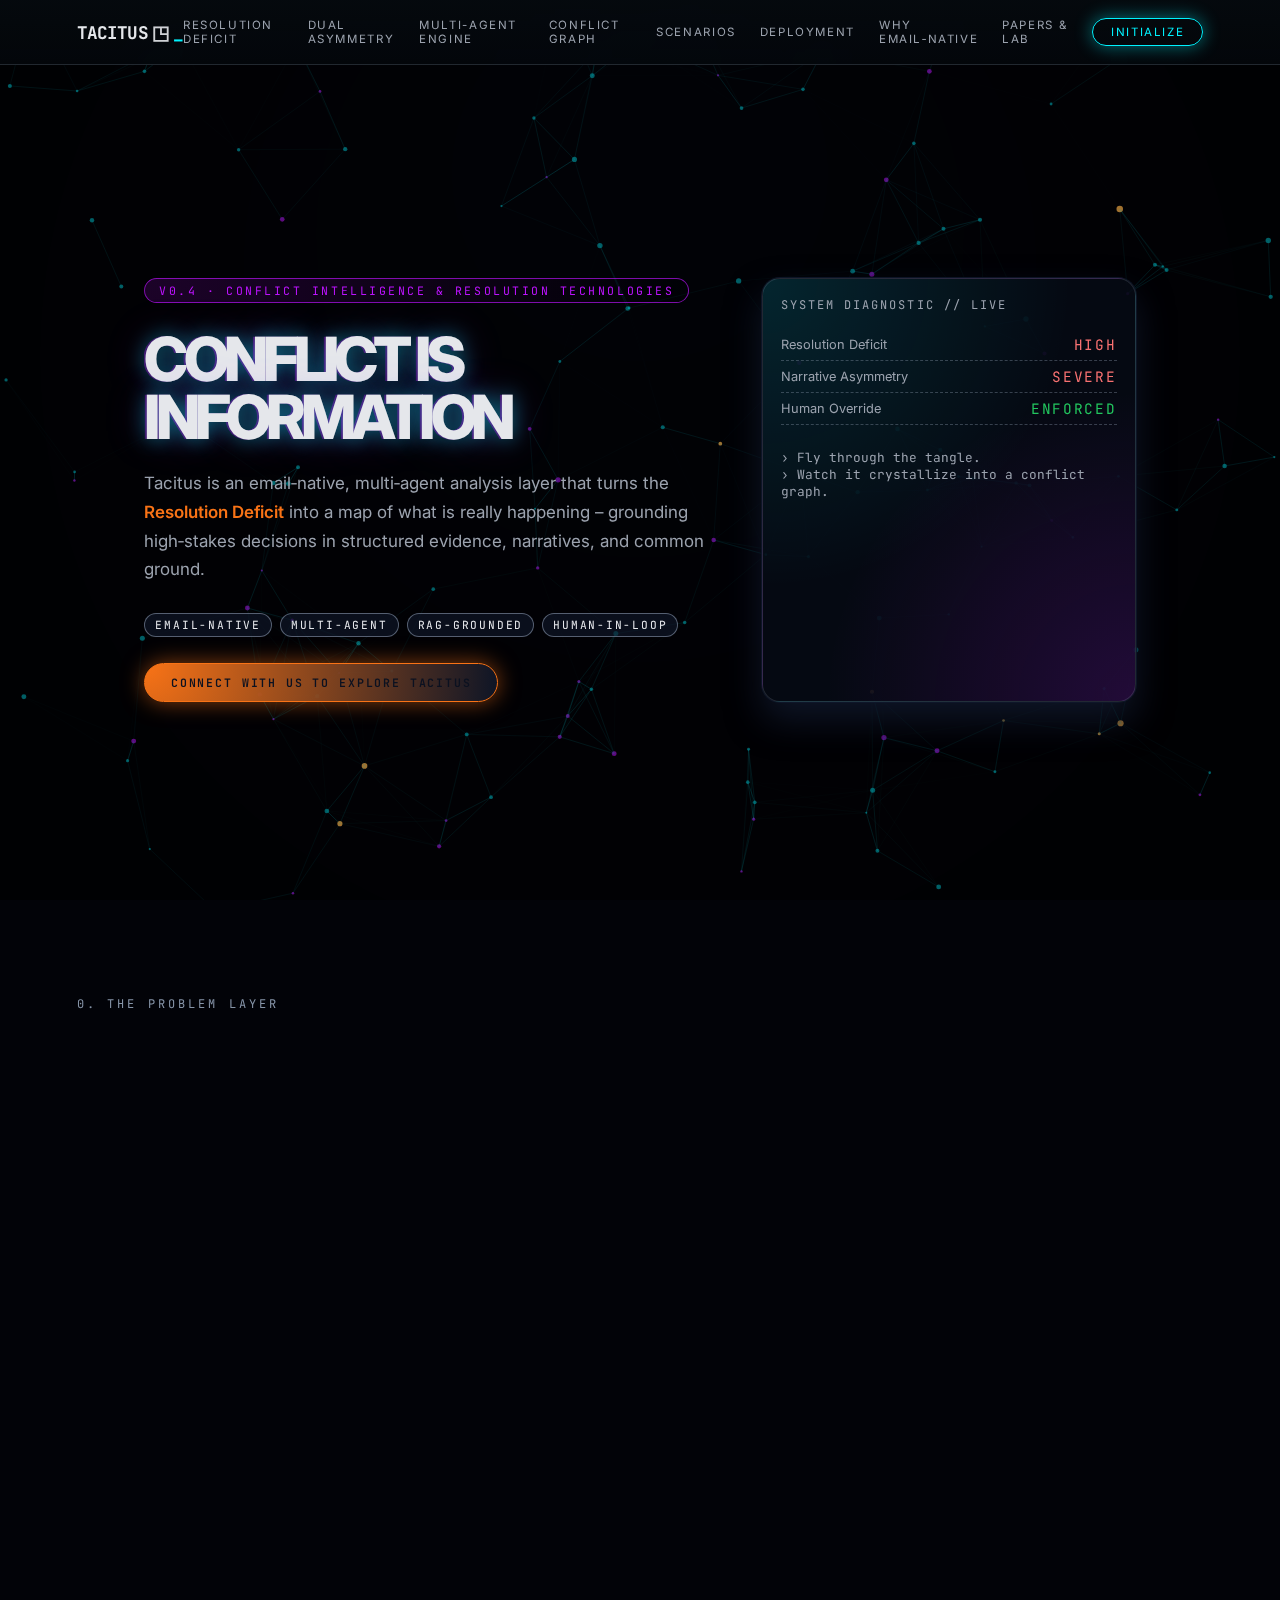
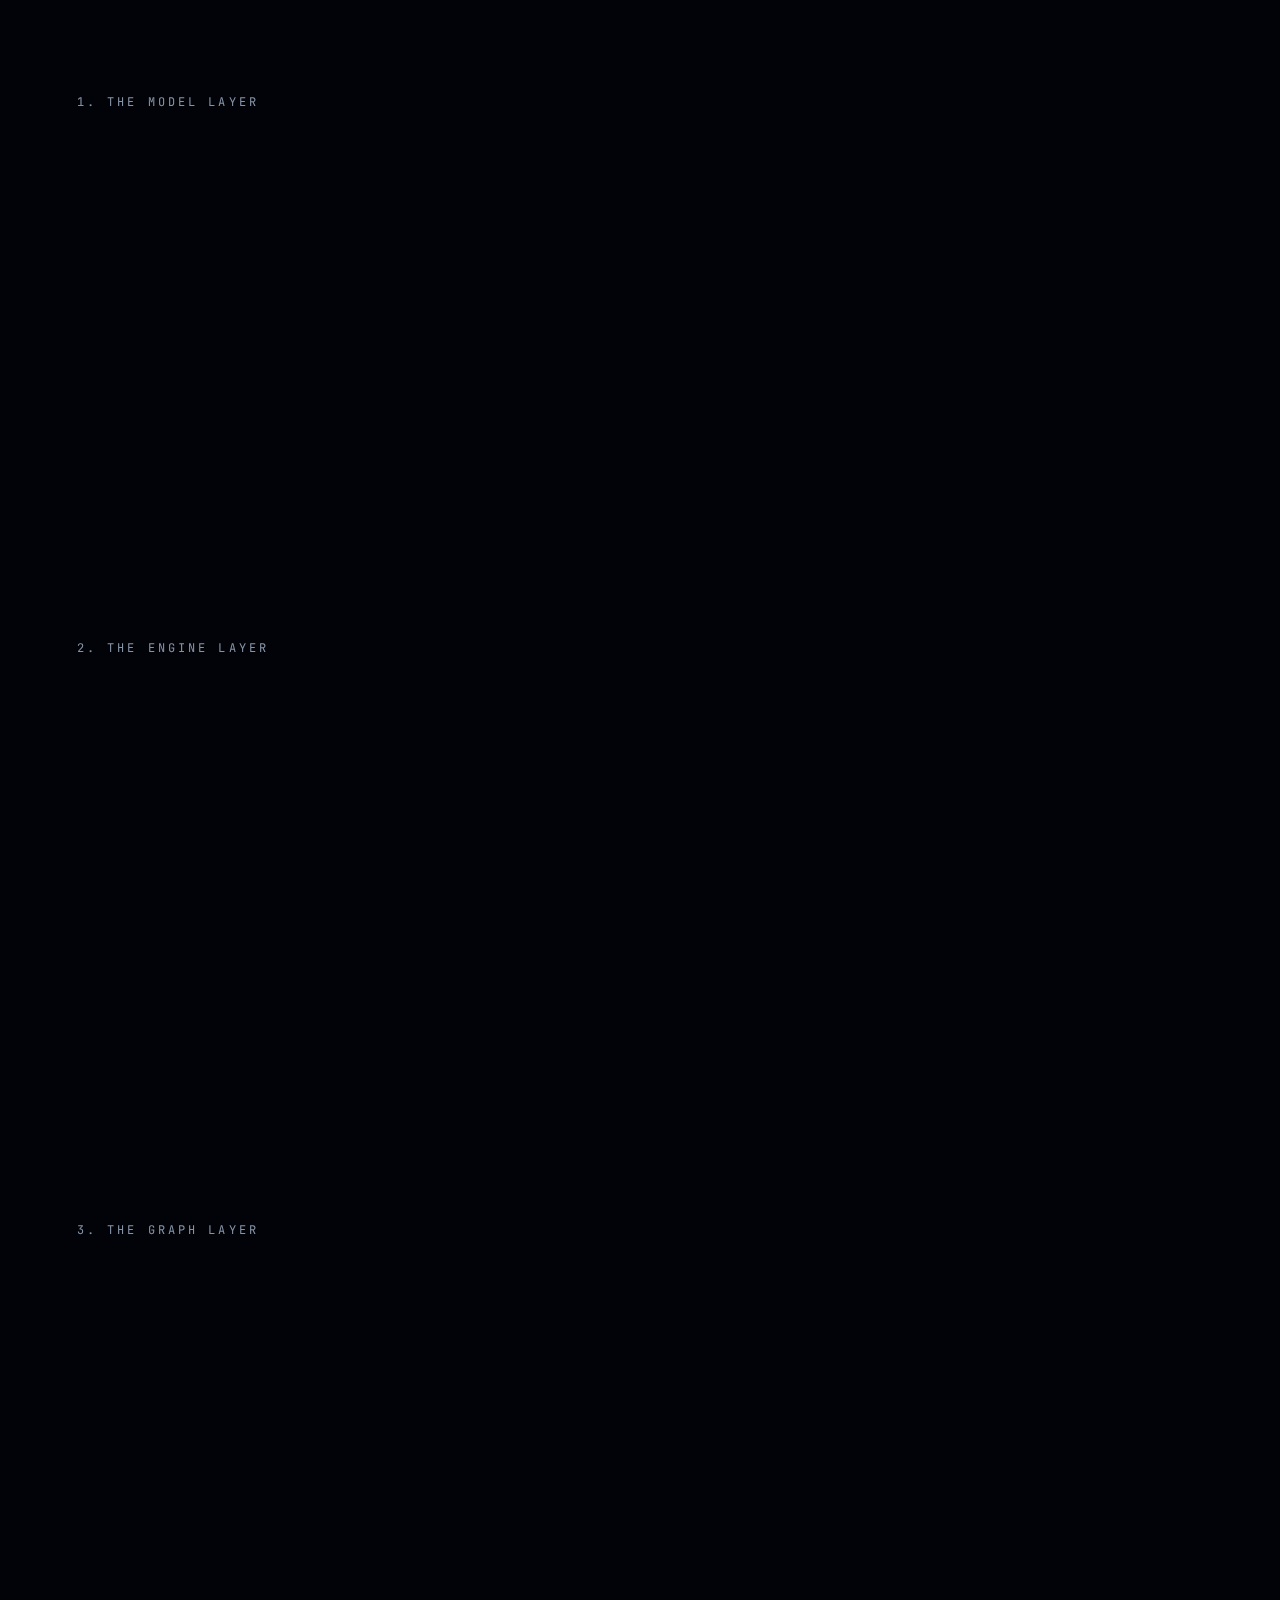
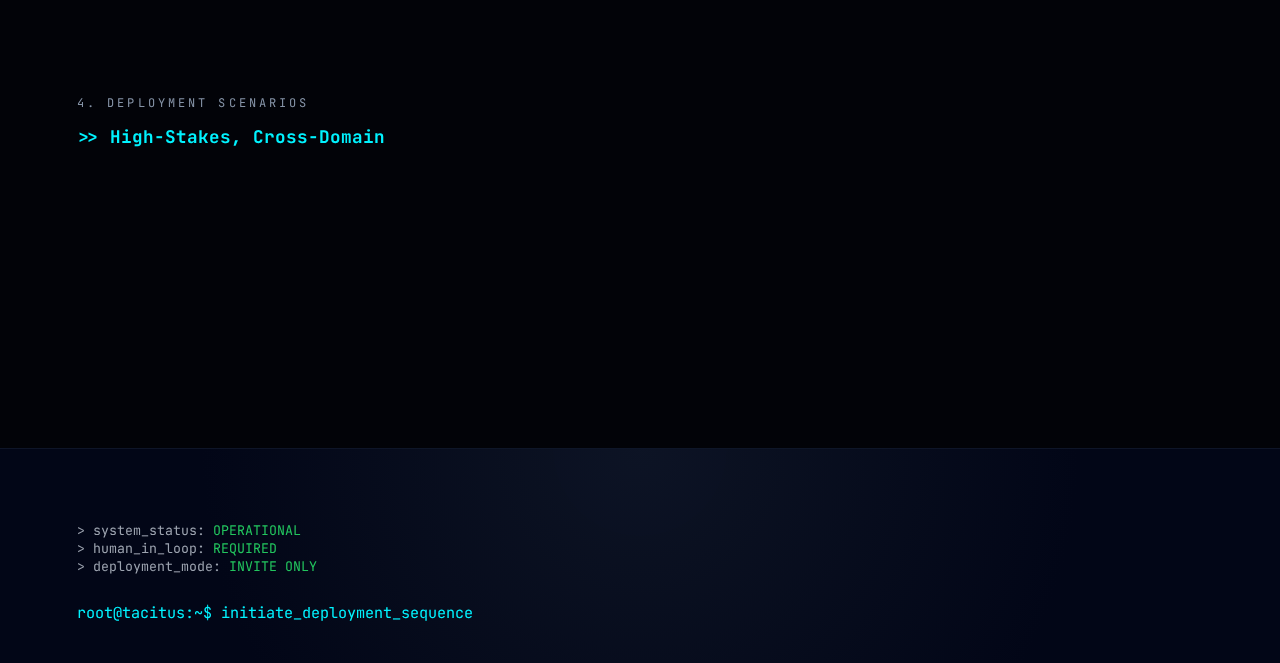
<file: index.html>
<!DOCTYPE html>
<html lang="en">
<head>
    <meta charset="UTF-8">
    <meta name="viewport" content="width=device-width, initial-scale=1.0">
    <title>Tacitus | The Architecture of Narrative Intelligence</title>
    <link rel="stylesheet" href="style.css">
    <link href="https://fonts.googleapis.com/css2?family=JetBrains+Mono:wght@300;400;700&family=Inter:wght@300;400;600&display=swap" rel="stylesheet">
</head>
<body>
    <canvas id="neural-canvas"></canvas>

    <nav class="glass-panel">
        <div class="logo">TACITUS<span class="logo-mark">◳</span><span class="highlight">_</span></div>
        <div class="nav-links">
            <a href="#deficit">Resolution Deficit</a>
            <a href="#model">Dual Asymmetry</a>
            <a href="#engine">Multi-Agent Engine</a>
            <a href="#graph">Conflict Graph</a>
            <a href="#scenarios">Scenarios</a>
            <a href="deployment.html">Deployment</a>
            <a href="email-native.html">Why Email‑Native</a>
            <a href="research.html">Papers &amp; Lab</a>
            <a href="#access" class="btn-glow">Initialize</a>
        </div>
    </nav>

    <main>
        <!-- HERO / ENTROPY -->
        <section class="hero" id="top">
            <div class="content-wrapper hero-grid">
                <div class="hero-copy">
                    <div class="badge">v0.4 · CONFLICT INTELLIGENCE & RESOLUTION TECHNOLOGIES</div>
                    <h1 class="glitch-text" data-text="CONFLICT IS INFORMATION">
                        CONFLICT IS INFORMATION
                    </h1>
                    <p class="subtitle">
                        Tacitus is an email‑native, multi‑agent analysis layer that turns the
                        <span class="accent">Resolution Deficit</span> into a map of what is really happening –
                        grounding high‑stakes decisions in structured evidence, narratives, and common ground.
                    </p>
                    <div class="hero-tags">
                        <span class="tag">email‑native</span>
                        <span class="tag">multi‑agent</span>
                        <span class="tag">RAG‑grounded</span>
                        <span class="tag">human‑in‑loop</span>
                    </div>
                    <div class="hero-actions">
                        <a href="mailto:hello@tacitus.me?subject=Connect%20about%20Tacitus" class="btn-accent">
                            Connect with us to explore Tacitus
                        </a>
                    </div>
                </div>
                <div class="hero-panel">
                    <div class="panel-title">SYSTEM DIAGNOSTIC // LIVE</div>
                    <div class="panel-metric">
                        <span class="metric-label">Resolution Deficit</span>
                        <span class="metric-value">HIGH</span>
                    </div>
                    <div class="panel-metric">
                        <span class="metric-label">Narrative Asymmetry</span>
                        <span class="metric-value">SEVERE</span>
                    </div>
                    <div class="panel-metric">
                        <span class="metric-label">Human Override</span>
                        <span class="metric-value ok">ENFORCED</span>
                    </div>
                    <div class="panel-foot">
                        <span>› Fly through the tangle.</span><br>
                        <span>› Watch it crystallize into a conflict graph.</span>
                    </div>
                </div>
            </div>
        </section>

        <!-- SECTION 0: RESOLUTION DEFICIT -->
        <section id="deficit" class="content-section">
            <div class="section-label">0. THE PROBLEM LAYER</div>
            <div class="glass-card wide">
                <h2>>> The Resolution Deficit</h2>
                <p>
                    From a systems perspective, the <span class="accent">Resolution Deficit</span> is the gap between the rate at which
                    organisations generate conflict‑relevant information and the rate at which humans can parse, model, and act on it.
                    Digital channels scale with storage and bandwidth; attention, working memory, and coordination capacity do not.
                </p>
                <p>
                    In practice this shows up as three coupled problems: detection lag (critical issues buried in volume),
                    context fragmentation (facts scattered across tools and threads), and cognitive overload (leaders reconstructing
                    timelines from scratch in every escalation). Tacitus treats enterprise email as a measurable data plane,
                    applying structured extraction and graph‑based modelling so that the “state of the conflict” can be inspected,
                    stress‑tested, and updated rather than re‑invented in every meeting.
                </p>
                <div class="grid-3 stat-cards">
                    <div class="card-cyber small">
                        <h4>Entropy Surface</h4>
                        <p>Reply‑all storms, CC spirals, and Slack fragments mapped as one continuous narrative field.</p>
                    </div>
                    <div class="card-cyber small">
                        <h4>Signal Extraction</h4>
                        <p>Claims, evidence, red lines, and unstated assumptions lifted out of the noise and timestamped.</p>
                    </div>
                    <div class="card-cyber small">
                        <h4>Explainability</h4>
                        <p>Every insight is traceable back to specific threads, documents, and policies. No opaque scores.</p>
                    </div>
                </div>
            </div>
        </section>

        <!-- SECTION 1: DUAL ASYMMETRY -->
        <section id="model" class="content-section">
            <div class="section-label">1. THE MODEL LAYER</div>
            <div class="glass-card">
                <h2>>> The Dual Asymmetry Model</h2>
                <p>
                    Tacitus treats conflict as a dual asymmetry problem: <span class="accent">information asymmetry</span>
                    – who knows what – and <span class="accent">narrative asymmetry</span> – who gets to say what it means.
                    Durable resolution requires seeing, and then working on, both planes at once.
                </p>
                <div class="grid-2">
                    <div class="feature-box">
                        <div class="icon">INFO_LAYER</div>
                        <h3>Information Asymmetry</h3>
                        <p class="feature-sub">“Who knows what?”</p>
                        <ul class="terminal-list">
                            <li>&gt; Extracts Evidence &amp; Claims from long email chains</li>
                            <li>&gt; Flags mind‑reading and untested inferences</li>
                            <li>&gt; Links behavior to specific policy clauses via RAG</li>
                        </ul>
                    </div>
                    <div class="feature-box">
                        <div class="icon">NARRATIVE_LAYER</div>
                        <h3>Narrative Asymmetry</h3>
                        <p class="feature-sub">“Who tells the story?”</p>
                        <ul class="terminal-list">
                            <li>&gt; Treats narratives as first‑class data objects</li>
                            <li>&gt; Separates public framing from private negotiating positions</li>
                            <li>&gt; Maps where identity, status, and recognition collide</li>
                        </ul>
                    </div>
                </div>
            </div>
        </section>

        <!-- SECTION 2: MULTI-AGENT ENGINE -->
        <section id="engine" class="content-section">
            <div class="section-label">2. THE ENGINE LAYER</div>
            <div class="glass-card wide">
                <h2>>> The Multi‑Agent Council</h2>
                <p>
                    Under the hood, Tacitus is a small council of specialized agents – intake, ontology mapper,
                    argument miner, policy agent, common‑ground synthesizer, risk &amp; ethics, and briefing – orchestrated
                    around a shared conflict graph. No single agent “decides”; they critique and refine each other, and a human
                    owns the final move.
                </p>
                <div class="pipeline-viz">
                    <div class="step">
                        <span class="step-num">01</span>
                        <h4>Ingest</h4>
                        <p>Email‑native connectors (Gmail / O365 / IMAP). No new portal; no lost context.</p>
                    </div>
                    <div class="line"></div>
                    <div class="step">
                        <span class="step-num">02</span>
                        <h4>Mine</h4>
                        <p>Agents extract actors, issues, interests, narratives, and evidence into an ontology.</p>
                    </div>
                    <div class="line"></div>
                    <div class="step">
                        <span class="step-num">03</span>
                        <h4>Ground</h4>
                        <p>RAG links behaviors and claims to policies, contracts, and precedents.</p>
                    </div>
                    <div class="line"></div>
                    <div class="step">
                        <span class="step-num">04</span>
                        <h4>Synthesize</h4>
                        <p>Briefing agent renders the conflict graph into timelines, maps, and options.</p>
                    </div>
                </div>
            </div>
        </section>

        <!-- SECTION 3: CONFLICT GRAPH -->
        <section id="graph" class="content-section">
            <div class="section-label">3. THE GRAPH LAYER</div>
            <div class="glass-card">
                <h2>>> From Tangle to Crystal</h2>
                <p>
                    The canvas above is not a screensaver. It is a metaphor for what Tacitus does in production:
                    a swarm of unstructured messages gradually resolves into a crystalline graph of actors, claims,
                    narratives, and precedents – with “common ground” glowing at the center.
                </p>
                <div class="graph-legend">
                    <div class="legend-item">
                        <span class="legend-dot fact"></span>
                        <span class="legend-label">Facts &amp; Evidence</span>
                    </div>
                    <div class="legend-item">
                        <span class="legend-dot narrative"></span>
                        <span class="legend-label">Narratives &amp; Frames</span>
                    </div>
                    <div class="legend-item">
                        <span class="legend-dot shared"></span>
                        <span class="legend-label">Shared Interests</span>
                    </div>
                </div>
                <p class="hint">
                    Scroll or move your cursor through the field: at the top of the page, the tangle dominates.
                    As you descend into the stack, the structure coefficient increases and the swarm settles
                    into a visible graph.
                </p>
            </div>
        </section>

        <!-- SECTION 4: SCENARIOS -->
        <section id="scenarios" class="content-section">
            <div class="section-label">4. DEPLOYMENT SCENARIOS</div>
            <h2 class="section-heading">&gt;&gt; High‑Stakes, Cross‑Domain</h2>
            <div class="grid-3">
                <div class="card-cyber">
                    <h4>HR Investigations</h4>
                    <p>
                        Six months of emotionally loaded threads turned into audit‑ready timelines.
                        Tacitus links behavior to policy clauses and previous decisions, and surfaces unresolved questions
                        for human investigators.
                    </p>
                </div>
                <div class="card-cyber">
                    <h4>C‑Suite Strategy</h4>
                    <p>
                        Reveals when executives are arguing from different frames – cost vs. identity, short‑term vs.
                        long‑term – and pinpoints overlapping values like customer trust or talent retention.
                    </p>
                </div>
                <div class="card-cyber">
                    <h4>Diplomacy &amp; Peacebuilding</h4>
                    <p>
                        Separates symbolic language from operative demands, retrieves analogous treaty language,
                        and proposes formulations consistent with both precedent and stated interests.
                    </p>
                </div>
            </div>
        </section>

        <!-- FOOTER / ACCESS -->
        <footer id="access">
            <div class="terminal-footer">
                <p>&gt; system_status: <span class="status-ok">OPERATIONAL</span></p>
                <p>&gt; human_in_loop: <span class="status-ok">REQUIRED</span></p>
                <p>&gt; deployment_mode: <span class="status-ok">INVITE ONLY</span></p>
                <br>
                <a href="mailto:deploy@tacitus.me?subject=Tacitus%20Deployment%20Inquiry" class="cmd-link">
                    root@tacitus:~$ initiate_deployment_sequence
                </a>
            </div>
        </footer>
    </main>

    <script src="script.js"></script>
</body>
</html>
</file>
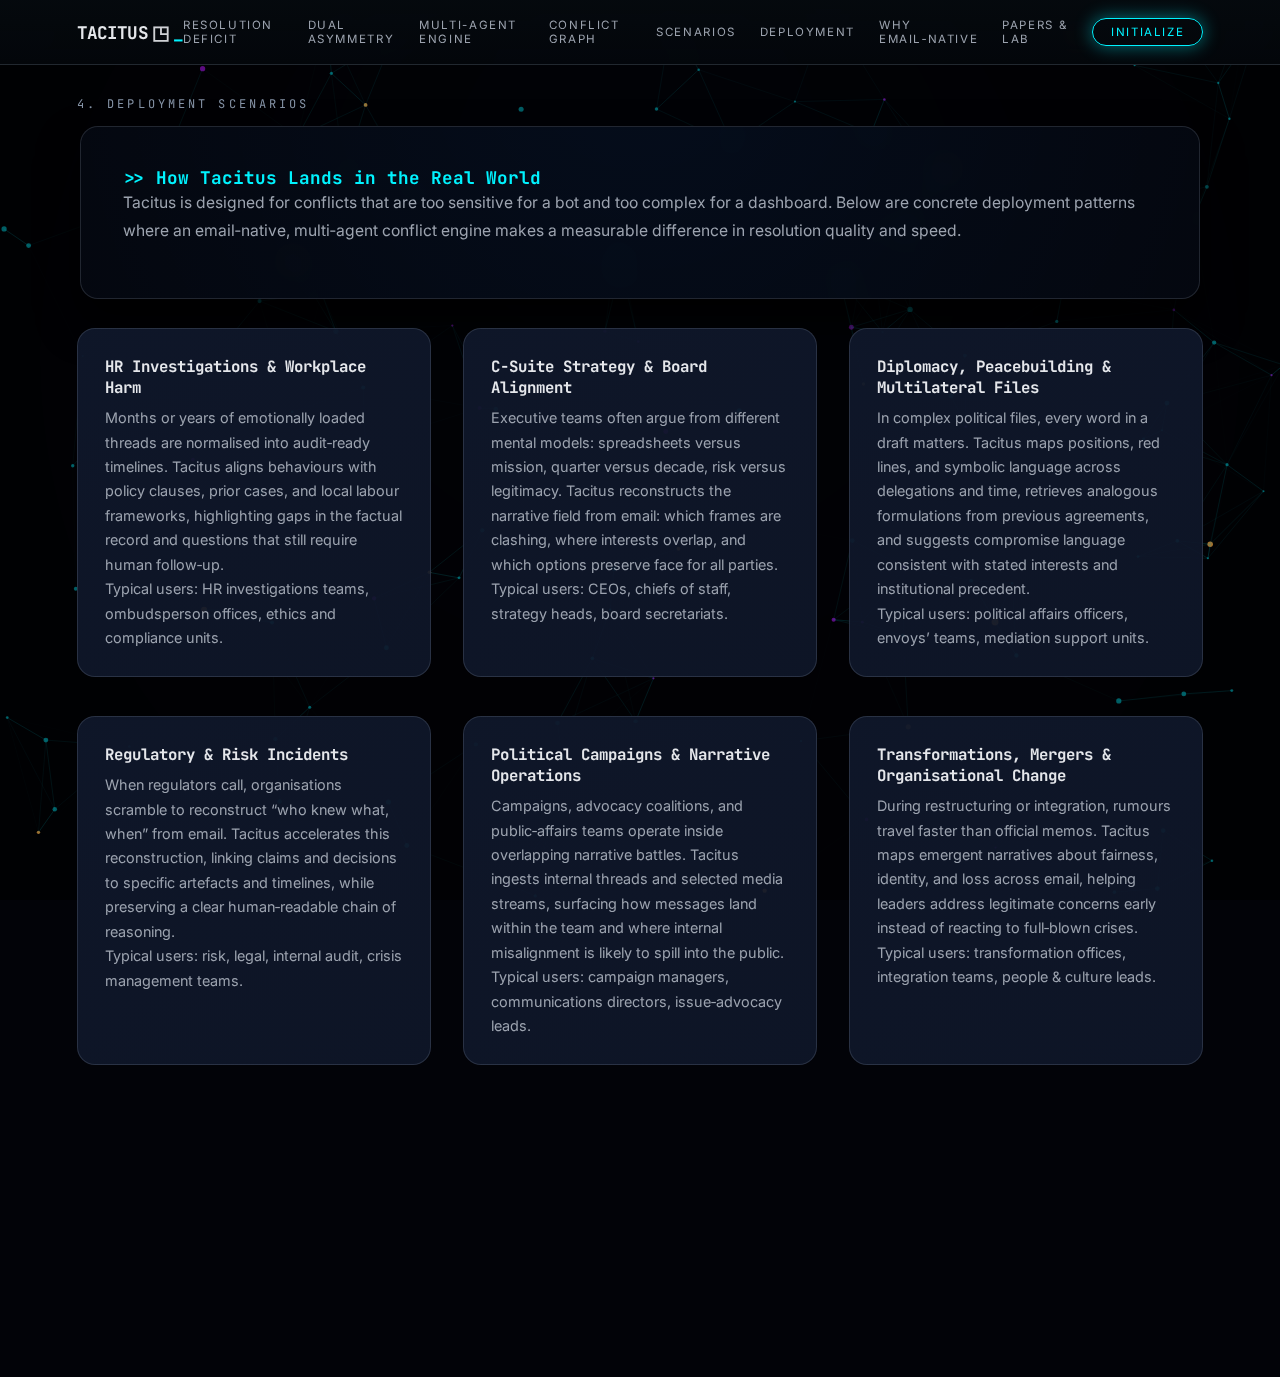
<file: deployment.html>
<!DOCTYPE html>
<html lang="en">
<head>
    <meta charset="UTF-8">
    <meta name="viewport" content="width=device-width, initial-scale=1.0">
    <link rel="stylesheet" href="style.css">
    <link href="https://fonts.googleapis.com/css2?family=JetBrains+Mono:wght@300;400;700&family=Inter:wght@300;400;600&display=swap" rel="stylesheet">
    <title>Tacitus | Deployment Scenarios</title>
</head>
<body>
    <canvas id="neural-canvas"></canvas>

    <nav class="glass-panel">
        <div class="logo">TACITUS<span class="logo-mark">◳</span><span class="highlight">_</span></div>
        <div class="nav-links">
            <a href="#deficit">Resolution Deficit</a>
            <a href="#model">Dual Asymmetry</a>
            <a href="#engine">Multi-Agent Engine</a>
            <a href="#graph">Conflict Graph</a>
            <a href="#scenarios">Scenarios</a>
            <a href="deployment.html">Deployment</a>
            <a href="email-native.html">Why Email‑Native</a>
            <a href="research.html">Papers &amp; Lab</a>
            <a href="#access" class="btn-glow">Initialize</a>
        </div>
    </nav>

    <main>
        <section class="content-section">
            <div class="section-label">4. DEPLOYMENT SCENARIOS</div>
            <div class="glass-card wide">
                <h1 class="section-heading">&gt;&gt; How Tacitus Lands in the Real World</h1>
                <p>
                    Tacitus is designed for conflicts that are too sensitive for a bot and too complex for a dashboard.
                    Below are concrete deployment patterns where an email‑native, multi‑agent conflict engine
                    makes a measurable difference in resolution quality and speed.
                </p>
            </div>

            <div class="grid-3">
                <div class="card-cyber">
                    <h4>HR Investigations &amp; Workplace Harm</h4>
                    <p>
                        Months or years of emotionally loaded threads are normalised into audit‑ready timelines.
                        Tacitus aligns behaviours with policy clauses, prior cases, and local labour frameworks,
                        highlighting gaps in the factual record and questions that still require human follow‑up.
                    </p>
                    <p>
                        Typical users: HR investigations teams, ombudsperson offices, ethics and compliance units.
                    </p>
                </div>

                <div class="card-cyber">
                    <h4>C‑Suite Strategy &amp; Board Alignment</h4>
                    <p>
                        Executive teams often argue from different mental models: spreadsheets versus mission,
                        quarter versus decade, risk versus legitimacy. Tacitus reconstructs the narrative field
                        from email: which frames are clashing, where interests overlap, and which options
                        preserve face for all parties.
                    </p>
                    <p>
                        Typical users: CEOs, chiefs of staff, strategy heads, board secretariats.
                    </p>
                </div>

                <div class="card-cyber">
                    <h4>Diplomacy, Peacebuilding &amp; Multilateral Files</h4>
                    <p>
                        In complex political files, every word in a draft matters. Tacitus maps positions, red lines,
                        and symbolic language across delegations and time, retrieves analogous formulations from
                        previous agreements, and suggests compromise language consistent with stated interests and
                        institutional precedent.
                    </p>
                    <p>
                        Typical users: political affairs officers, envoys’ teams, mediation support units.
                    </p>
                </div>
            </div>

            <div class="grid-3" style="margin-top: 2.4rem;">
                <div class="card-cyber">
                    <h4>Regulatory &amp; Risk Incidents</h4>
                    <p>
                        When regulators call, organisations scramble to reconstruct “who knew what, when” from email.
                        Tacitus accelerates this reconstruction, linking claims and decisions to specific artefacts
                        and timelines, while preserving a clear human‑readable chain of reasoning.
                    </p>
                    <p>
                        Typical users: risk, legal, internal audit, crisis management teams.
                    </p>
                </div>

                <div class="card-cyber">
                    <h4>Political Campaigns &amp; Narrative Operations</h4>
                    <p>
                        Campaigns, advocacy coalitions, and public‑affairs teams operate inside overlapping narrative
                        battles. Tacitus ingests internal threads and selected media streams, surfacing how messages
                        land within the team and where internal misalignment is likely to spill into the public.
                    </p>
                    <p>
                        Typical users: campaign managers, communications directors, issue‑advocacy leads.
                    </p>
                </div>

                <div class="card-cyber">
                    <h4>Transformations, Mergers &amp; Organisational Change</h4>
                    <p>
                        During restructuring or integration, rumours travel faster than official memos.
                        Tacitus maps emergent narratives about fairness, identity, and loss across email,
                        helping leaders address legitimate concerns early instead of reacting to full‑blown crises.
                    </p>
                    <p>
                        Typical users: transformation offices, integration teams, people &amp; culture leads.
                    </p>
                </div>
            </div>

            <div class="glass-card wide" style="margin-top: 2.8rem;">
                <h2 class="section-heading">&gt;&gt; Deployment Shape</h2>
                <p>
                    In all of these scenarios, Tacitus operates as an internal analysis teammate:
                    connected to the organisation’s email ecosystem under strict access controls,
                    producing briefings, graphs, and scenario notes that a human mediator or leader
                    uses to shape next steps – never as an autonomous decision‑maker.
                </p>
            </div>
        </section>
    </main>

    <script src="script.js"></script>
</body>
</html>
</file>
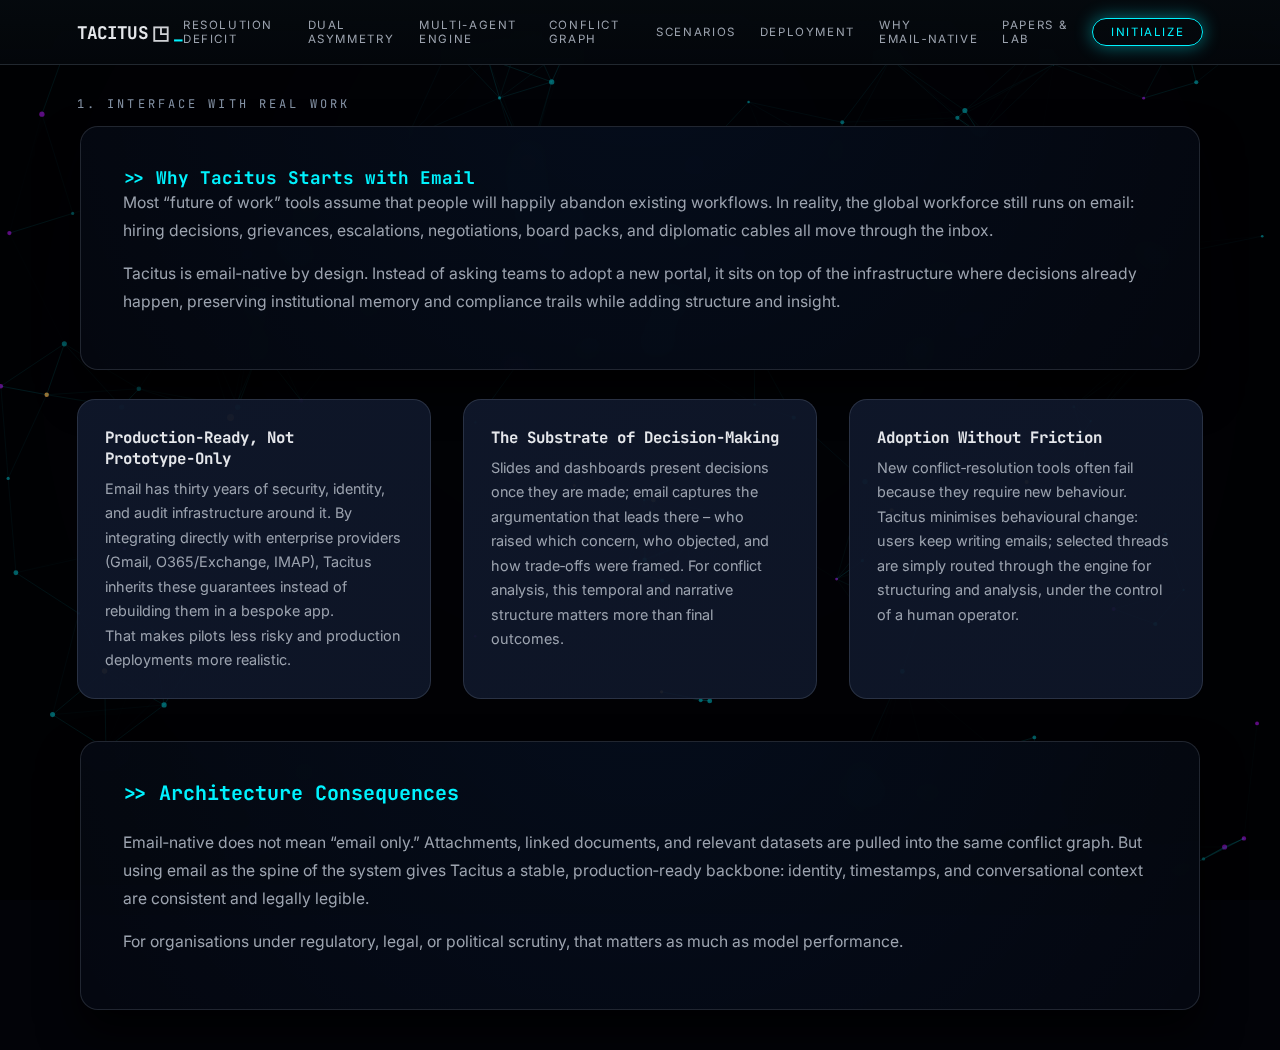
<file: email-native.html>
<!DOCTYPE html>
<html lang="en">
<head>
    <meta charset="UTF-8">
    <meta name="viewport" content="width=device-width, initial-scale=1.0">
    <link rel="stylesheet" href="style.css">
    <link href="https://fonts.googleapis.com/css2?family=JetBrains+Mono:wght@300;400;700&family=Inter:wght@300;400;600&display=swap" rel="stylesheet">
    <title>Tacitus | Why Email‑Native</title>
</head>
<body>
    <canvas id="neural-canvas"></canvas>

    <nav class="glass-panel">
        <div class="logo">TACITUS<span class="logo-mark">◳</span><span class="highlight">_</span></div>
        <div class="nav-links">
            <a href="#deficit">Resolution Deficit</a>
            <a href="#model">Dual Asymmetry</a>
            <a href="#engine">Multi-Agent Engine</a>
            <a href="#graph">Conflict Graph</a>
            <a href="#scenarios">Scenarios</a>
            <a href="deployment.html">Deployment</a>
            <a href="email-native.html">Why Email‑Native</a>
            <a href="research.html">Papers &amp; Lab</a>
            <a href="#access" class="btn-glow">Initialize</a>
        </div>
    </nav>

    <main>
        <section class="content-section">
            <div class="section-label">1. INTERFACE WITH REAL WORK</div>
            <div class="glass-card wide">
                <h1 class="section-heading">&gt;&gt; Why Tacitus Starts with Email</h1>
                <p>
                    Most “future of work” tools assume that people will happily abandon existing workflows.
                    In reality, the global workforce still runs on email: hiring decisions, grievances,
                    escalations, negotiations, board packs, and diplomatic cables all move through the inbox.
                </p>
                <p>
                    Tacitus is email‑native by design. Instead of asking teams to adopt a new portal, it sits on top
                    of the infrastructure where decisions already happen, preserving institutional memory and
                    compliance trails while adding structure and insight.
                </p>
            </div>

            <div class="grid-3">
                <div class="card-cyber">
                    <h4>Production‑Ready, Not Prototype‑Only</h4>
                    <p>
                        Email has thirty years of security, identity, and audit infrastructure around it.
                        By integrating directly with enterprise providers (Gmail, O365/Exchange, IMAP),
                        Tacitus inherits these guarantees instead of rebuilding them in a bespoke app.
                    </p>
                    <p>
                        That makes pilots less risky and production deployments more realistic.
                    </p>
                </div>

                <div class="card-cyber">
                    <h4>The Substrate of Decision‑Making</h4>
                    <p>
                        Slides and dashboards present decisions once they are made; email captures the
                        argumentation that leads there – who raised which concern, who objected, and how
                        trade‑offs were framed. For conflict analysis, this temporal and narrative structure
                        matters more than final outcomes.
                    </p>
                </div>

                <div class="card-cyber">
                    <h4>Adoption Without Friction</h4>
                    <p>
                        New conflict‑resolution tools often fail because they require new behaviour.
                        Tacitus minimises behavioural change: users keep writing emails; selected threads
                        are simply routed through the engine for structuring and analysis, under the control
                        of a human operator.
                    </p>
                </div>
            </div>

            <div class="glass-card wide" style="margin-top: 2.6rem;">
                <h2 class="section-heading">&gt;&gt; Architecture Consequences</h2>
                <p>
                    Email‑native does not mean “email only.” Attachments, linked documents, and relevant
                    datasets are pulled into the same conflict graph. But using email as the spine of the
                    system gives Tacitus a stable, production‑ready backbone: identity, timestamps, and
                    conversational context are consistent and legally legible.
                </p>
                <p>
                    For organisations under regulatory, legal, or political scrutiny, that matters as much
                    as model performance.
                </p>
            </div>
        </section>
    </main>

    <script src="script.js"></script>
</body>
</html>
</file>
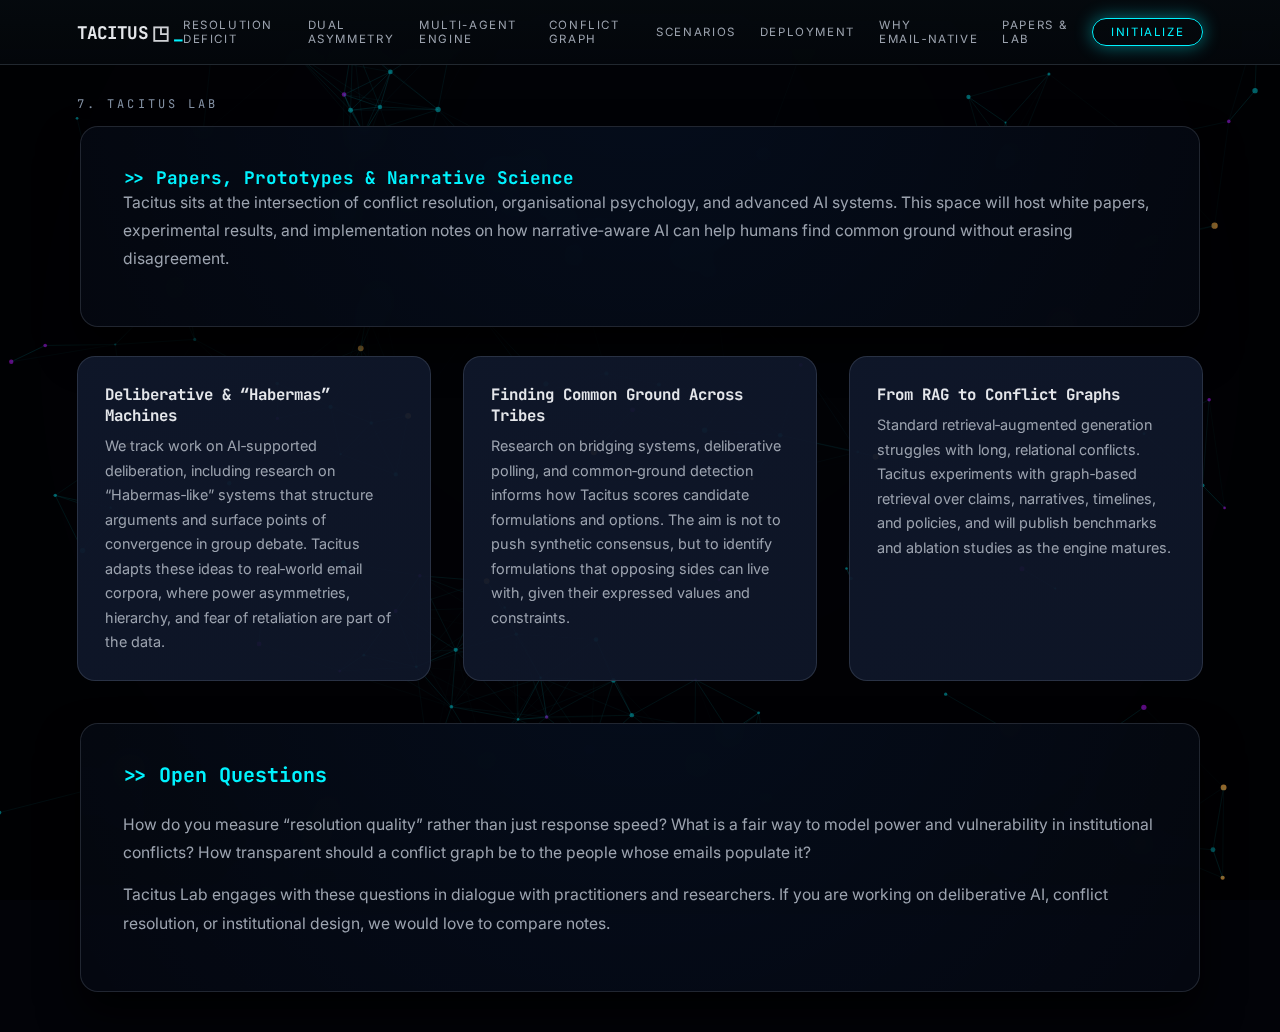
<file: research.html>
<!DOCTYPE html>
<html lang="en">
<head>
    <meta charset="UTF-8">
    <meta name="viewport" content="width=device-width, initial-scale=1.0">
    <link rel="stylesheet" href="style.css">
    <link href="https://fonts.googleapis.com/css2?family=JetBrains+Mono:wght@300;400;700&family=Inter:wght@300;400;600&display=swap" rel="stylesheet">
    <title>Tacitus | Papers &amp; Lab</title>
</head>
<body>
    <canvas id="neural-canvas"></canvas>

    <nav class="glass-panel">
        <div class="logo">TACITUS<span class="logo-mark">◳</span><span class="highlight">_</span></div>
        <div class="nav-links">
            <a href="#deficit">Resolution Deficit</a>
            <a href="#model">Dual Asymmetry</a>
            <a href="#engine">Multi-Agent Engine</a>
            <a href="#graph">Conflict Graph</a>
            <a href="#scenarios">Scenarios</a>
            <a href="deployment.html">Deployment</a>
            <a href="email-native.html">Why Email‑Native</a>
            <a href="research.html">Papers &amp; Lab</a>
            <a href="#access" class="btn-glow">Initialize</a>
        </div>
    </nav>

    <main>
        <section class="content-section">
            <div class="section-label">7. TACITUS LAB</div>
            <div class="glass-card wide">
                <h1 class="section-heading">&gt;&gt; Papers, Prototypes &amp; Narrative Science</h1>
                <p>
                    Tacitus sits at the intersection of conflict resolution, organisational psychology,
                    and advanced AI systems. This space will host white papers, experimental results,
                    and implementation notes on how narrative‑aware AI can help humans find common ground
                    without erasing disagreement.
                </p>
            </div>

            <div class="grid-3">
                <div class="card-cyber">
                    <h4>Deliberative &amp; “Habermas” Machines</h4>
                    <p>
                        We track work on AI‑supported deliberation, including research on “Habermas‑like”
                        systems that structure arguments and surface points of convergence in group debate.
                        Tacitus adapts these ideas to real‑world email corpora, where power asymmetries,
                        hierarchy, and fear of retaliation are part of the data.
                    </p>
                </div>

                <div class="card-cyber">
                    <h4>Finding Common Ground Across Tribes</h4>
                    <p>
                        Research on bridging systems, deliberative polling, and common‑ground detection
                        informs how Tacitus scores candidate formulations and options. The aim is not
                        to push synthetic consensus, but to identify formulations that opposing sides
                        can live with, given their expressed values and constraints.
                    </p>
                </div>

                <div class="card-cyber">
                    <h4>From RAG to Conflict Graphs</h4>
                    <p>
                        Standard retrieval‑augmented generation struggles with long, relational conflicts.
                        Tacitus experiments with graph‑based retrieval over claims, narratives, timelines,
                        and policies, and will publish benchmarks and ablation studies as the engine matures.
                    </p>
                </div>
            </div>

            <div class="glass-card wide" style="margin-top: 2.6rem;">
                <h2 class="section-heading">&gt;&gt; Open Questions</h2>
                <p>
                    How do you measure “resolution quality” rather than just response speed? What is a fair
                    way to model power and vulnerability in institutional conflicts? How transparent should
                    a conflict graph be to the people whose emails populate it?
                </p>
                <p>
                    Tacitus Lab engages with these questions in dialogue with practitioners and researchers.
                    If you are working on deliberative AI, conflict resolution, or institutional design,
                    we would love to compare notes.
                </p>
            </div>
        </section>
    </main>

    <script src="script.js"></script>
</body>
</html>
</file>
<file: style.css>
/* TACITUS.NARRATIVE :: CINEMATIC STATIC SITE */

:root {
    --bg-deep: #020308;
    --glass-bg: rgba(6, 10, 20, 0.72);
    --glass-border: rgba(148, 163, 184, 0.2);
    --neon-cyan: #00f3ff;
    --neon-purple: #bc13fe;
    --neon-amber: #ffb347;
    --text-main: #e5e7eb;
    --text-muted: #9ca3af;
    --accent: #f97316;
    --font-mono: 'JetBrains Mono', monospace;
    --font-sans: 'Inter', system-ui, -apple-system, BlinkMacSystemFont, sans-serif;
}

* {
    margin: 0;
    padding: 0;
    box-sizing: border-box;
}

html, body {
    height: 100%;
}

body {
    background-color: var(--bg-deep);
    color: var(--text-main);
    font-family: var(--font-sans);
    overflow-x: hidden;
}

/* CANVAS BACKGROUND */

#neural-canvas {
    position: fixed;
    inset: 0;
    width: 100%;
    height: 100%;
    z-index: -1;
    opacity: 0.7;
}

/* NAVBAR */

nav.glass-panel {
    position: fixed;
    top: 0;
    left: 0;
    width: 100%;
    padding: 18px 6%;
    display: flex;
    align-items: center;
    justify-content: space-between;
    background: linear-gradient(to bottom, rgba(5, 10, 15, 0.9), rgba(5, 10, 15, 0.6));
    backdrop-filter: blur(14px);
    border-bottom: 1px solid var(--glass-border);
    z-index: 50;
}

.logo {
    font-family: var(--font-mono);
    font-weight: 700;
    letter-spacing: -0.05em;
    font-size: 1.1rem;
    display: flex;
    align-items: center;
    gap: 0.25rem;
}

.logo-mark {
    font-size: 1.2rem;
    opacity: 0.9;
}

.highlight {
    color: var(--neon-cyan);
    animation: cursorBlink 1s infinite;
}

@keyframes cursorBlink {
    50% { opacity: 0; }
}

.nav-links {
    display: flex;
    align-items: center;
    gap: 1.5rem;
    font-size: 0.85rem;
}

.nav-links a {
    color: var(--text-muted);
    text-decoration: none;
    text-transform: uppercase;
    letter-spacing: 0.14em;
    font-size: 0.72rem;
    transition: color 0.25s ease, transform 0.25s ease;
}

.nav-links a:hover {
    color: var(--neon-cyan);
    transform: translateY(-1px);
}

.btn-glow {
    padding: 6px 18px;
    border-radius: 999px;
    border: 1px solid var(--neon-cyan);
    color: var(--neon-cyan) !important;
    box-shadow: 0 0 18px rgba(0, 243, 255, 0.45);
}

/* LAYOUT HELPERS */

main {
    position: relative;
    z-index: 1;
}

.content-wrapper {
    width: min(1120px, 100%);
    margin: 0 auto;
    padding-inline: 6%;
}

/* HERO */

.hero {
    min-height: 100vh;
    display: flex;
    align-items: center;
    padding: 0 6%;
}

.hero-grid {
    display: grid;
    width: 100%;
    gap: 2.5rem;
    grid-template-columns: minmax(0, 1.7fr) minmax(0, 1.1fr);
    margin-top: 80px;
}

.badge {
    font-family: var(--font-mono);
    font-size: 0.72rem;
    text-transform: uppercase;
    letter-spacing: 0.22em;
    color: var(--neon-purple);
    border: 1px solid rgba(188, 19, 254, 0.66);
    border-radius: 999px;
    padding: 4px 14px;
    display: inline-block;
    margin-bottom: 1.75rem;
    background: radial-gradient(circle at top left, rgba(188,19,254,0.15), transparent);
}

.glitch-text {
    position: relative;
    font-size: clamp(2.6rem, 5vw, 3.8rem);
    font-weight: 800;
    letter-spacing: -0.08em;
    line-height: 0.95;
    margin-bottom: 1.4rem;
    text-shadow:
        0 0 20px rgba(0, 243, 255, 0.45),
        0 0 40px rgba(188, 19, 254, 0.25);
}

.glitch-text::after {
    content: attr(data-text);
    position: absolute;
    left: 0;
    top: 0;
    width: 100%;
    overflow: hidden;
    text-shadow: -2px 0 var(--neon-purple);
    animation: glitchShift 3s infinite ease-in-out alternate;
    opacity: 0.32;
}

@keyframes glitchShift {
    0% { clip-path: inset(0 0 80% 0); transform: translate(0, 0); }
    50% { clip-path: inset(20% 0 40% 0); transform: translate(1px, -1px); }
    100% { clip-path: inset(60% 0 0 0); transform: translate(-1px, 1px); }
}

.subtitle {
    font-size: 1.06rem;
    color: var(--text-muted);
    max-width: 640px;
    line-height: 1.7;
    margin-bottom: 1.8rem;
}

.accent {
    color: var(--accent);
    font-weight: 600;
}

.hero-tags {
    display: flex;
    flex-wrap: wrap;
    gap: 0.5rem;
}

.hero-actions {
    margin-top: 1.6rem;
}

.btn-accent {
    display: inline-flex;
    align-items: center;
    justify-content: center;
    padding: 0.7rem 1.6rem;
    border-radius: 999px;
    border: 1px solid var(--accent);
    background: radial-gradient(circle at top left, var(--accent), rgba(15, 23, 42, 0.9));
    color: #0b1120;
    font-family: var(--font-mono);
    font-size: 0.72rem;
    text-transform: uppercase;
    letter-spacing: 0.16em;
    text-decoration: none;
    font-weight: 600;
    box-shadow: 0 0 22px rgba(249, 115, 22, 0.55);
    transition: transform 0.18s ease, box-shadow 0.18s ease, background 0.18s ease;
}

.btn-accent:hover {
    transform: translateY(-1px);
    box-shadow: 0 0 30px rgba(249, 115, 22, 0.85);
}


.tag {
    font-family: var(--font-mono);
    font-size: 0.7rem;
    text-transform: uppercase;
    letter-spacing: 0.16em;
    padding: 4px 10px;
    border-radius: 999px;
    border: 1px solid rgba(148, 163, 184, 0.55);
    background: rgba(15, 23, 42, 0.65);
}

/* HERO PANEL */

.hero-panel {
    border-radius: 18px;
    padding: 18px 18px 16px;
    background: radial-gradient(circle at top left, rgba(0,243,255,0.12), transparent 55%),
                radial-gradient(circle at bottom right, rgba(188,19,254,0.16), transparent 55%),
                rgba(6, 10, 20, 0.9);
    border: 1px solid var(--glass-border);
    box-shadow:
        0 18px 35px rgba(15, 23, 42, 0.9),
        0 0 0 1px rgba(15, 23, 42, 0.9);
    min-height: 220px;
}

.panel-title {
    font-family: var(--font-mono);
    font-size: 0.75rem;
    text-transform: uppercase;
    letter-spacing: 0.17em;
    color: var(--text-muted);
    margin-bottom: 1rem;
}

.panel-metric {
    display: flex;
    align-items: center;
    justify-content: space-between;
    padding: 6px 0;
    border-bottom: 1px dashed rgba(148, 163, 184, 0.35);
}

.panel-metric:last-of-type {
    border-bottom: none;
}

.metric-label {
    font-size: 0.8rem;
    color: var(--text-muted);
}

.metric-value {
    font-family: var(--font-mono);
    font-size: 0.9rem;
    text-transform: uppercase;
    letter-spacing: 0.12em;
    color: #f87171;
}

.metric-value.ok {
    color: #22c55e;
}

.panel-foot {
    margin-top: 1.5rem;
    font-size: 0.8rem;
    color: var(--text-muted);
    font-family: var(--font-mono);
}

/* SECTIONS */

.content-section {
    padding: 96px 6% 40px;
    position: relative;
}

.section-label {
    font-family: var(--font-mono);
    font-size: 0.75rem;
    text-transform: uppercase;
    letter-spacing: 0.26em;
    color: rgba(148, 163, 184, 0.9);
    margin-bottom: 0.9rem;
}

.section-heading {
    font-family: var(--font-mono);
    font-size: 1.1rem;
    color: var(--neon-cyan);
}

.glass-card {
    background: var(--glass-bg);
    border-radius: 18px;
    border: 1px solid var(--glass-border);
    padding: 2.4rem 2.6rem;
    backdrop-filter: blur(12px);
    box-shadow: 0 22px 40px rgba(0, 0, 0, 0.85);
    position: relative;
    overflow: hidden;
}

.glass-card::before {
    content: "";
    position: absolute;
    inset: -40%;
    background: radial-gradient(circle at top, rgba(15, 118, 255, 0.06), transparent 60%);
    opacity: 0.9;
    pointer-events: none;
}

.glass-card > * {
    position: relative;
    z-index: 1;
}

.glass-card.wide {
    max-width: 1120px;
    margin-inline: auto;
}

.glass-card h2 {
    font-family: var(--font-mono);
    font-size: 1.25rem;
    color: var(--neon-cyan);
    margin-bottom: 1.4rem;
}

.glass-card p {
    font-size: 0.98rem;
    color: var(--text-muted);
    line-height: 1.8;
    margin-bottom: 0.9rem;
}

/* GRID UTILITIES */

.grid-2 {
    display: grid;
    grid-template-columns: repeat(2, minmax(0, 1fr));
    gap: 2.4rem;
    margin-top: 1.8rem;
}

.grid-3 {
    display: grid;
    grid-template-columns: repeat(3, minmax(0, 1fr));
    gap: 2rem;
    margin-top: 1.8rem;
}

.stat-cards {
    margin-top: 2rem;
}

/* FEATURE BOXES */

.feature-box .icon {
    font-family: var(--font-mono);
    font-size: 0.8rem;
    color: var(--neon-purple);
    margin-bottom: 0.8rem;
}

.feature-box h3 {
    font-family: var(--font-mono);
    font-size: 1rem;
    margin-bottom: 0.4rem;
}

.feature-sub {
    font-size: 0.85rem;
    color: var(--text-muted);
    margin-bottom: 0.8rem;
}

.terminal-list {
    list-style: none;
    font-family: var(--font-mono);
    font-size: 0.8rem;
    color: var(--text-muted);
}

.terminal-list li {
    margin-bottom: 0.35rem;
}

/* PIPELINE VIZ */

.pipeline-viz {
    display: flex;
    align-items: flex-start;
    justify-content: space-between;
    margin-top: 2.4rem;
    gap: 0.8rem;
}

.step {
    text-align: left;
    flex: 1;
}

.step-num {
    font-family: var(--font-mono);
    font-size: 0.85rem;
    color: var(--neon-cyan);
    display: inline-block;
    margin-bottom: 0.5rem;
}

.step h4 {
    font-family: var(--font-mono);
    font-size: 0.9rem;
    margin-bottom: 0.3rem;
}

.step p {
    font-size: 0.86rem;
    color: var(--text-muted);
}

.line {
    height: 1px;
    background: linear-gradient(to right, transparent, var(--glass-border), transparent);
    flex: 0.5;
    margin-top: 1.6rem;
}

/* CYBER CARDS */

.card-cyber {
    background: linear-gradient(
        145deg,
        rgba(15, 23, 42, 0.96),
        rgba(15, 23, 42, 0.9)
    );
    border-radius: 18px;
    border: 1px solid var(--glass-border);
    padding: 1.7rem 1.7rem 1.6rem;
    position: relative;
    overflow: hidden;
    transition: transform 0.24s ease, box-shadow 0.24s ease, border-color 0.24s ease;
}

.card-cyber::before {
    content: "";
    position: absolute;
    inset: -30%;
    background:
        radial-gradient(circle at top left, rgba(0,243,255,0.18), transparent 60%),
        radial-gradient(circle at bottom right, rgba(188,19,254,0.18), transparent 60%);
    opacity: 0;
    transition: opacity 0.3s ease;
}

.card-cyber h4 {
    font-family: var(--font-mono);
    font-size: 0.98rem;
    margin-bottom: 0.5rem;
}

.card-cyber p {
    font-size: 0.9rem;
    color: var(--text-muted);
    line-height: 1.7;
}

.card-cyber.small {
    padding: 1.4rem 1.4rem 1.2rem;
}

.card-cyber:hover {
    transform: translateY(-6px);
    box-shadow: 0 18px 40px rgba(15, 23, 42, 0.9);
    border-color: rgba(188, 19, 254, 0.7);
}

.card-cyber:hover::before {
    opacity: 1;
}

/* GRAPH LEGEND */

.graph-legend {
    display: flex;
    flex-wrap: wrap;
    gap: 1.2rem;
    margin: 1.4rem 0 0.6rem;
}

.legend-item {
    display: inline-flex;
    align-items: center;
    gap: 0.4rem;
    font-size: 0.8rem;
    color: var(--text-muted);
}

.legend-dot {
    width: 9px;
    height: 9px;
    border-radius: 999px;
    display: inline-block;
}

.legend-dot.fact {
    background: rgba(0,243,255,0.9);
}

.legend-dot.narrative {
    background: rgba(188,19,254,0.9);
}

.legend-dot.shared {
    background: rgba(255,179,71,0.95);
}

.hint {
    font-size: 0.83rem;
    color: rgba(148, 163, 184, 0.95);
    margin-top: 0.9rem;
}

/* FOOTER */

footer {
    padding: 72px 6% 40px;
    background: radial-gradient(circle at top, rgba(15,23,42,0.85), #020617 65%);
    border-top: 1px solid rgba(15, 23, 42, 0.9);
    font-family: var(--font-mono);
}

.terminal-footer {
    max-width: 640px;
    font-size: 0.83rem;
    color: var(--text-muted);
}

.status-ok {
    color: #22c55e;
}

.cmd-link {
    display: inline-block;
    margin-top: 0.6rem;
    color: var(--neon-cyan);
    text-decoration: none;
    font-size: 0.95rem;
}

.cmd-link:hover {
    text-decoration: underline;
}

.copyright {
    margin-top: 32px;
    font-family: var(--font-sans);
    font-size: 0.8rem;
    color: rgba(107, 114, 128, 0.9);
}

/* REVEAL ANIMATIONS INITIAL STATE */

.glass-card,
.card-cyber {
    opacity: 0;
    transform: translateY(18px);
}

/* RESPONSIVE */

@media (max-width: 960px) {
    .hero-grid {
        grid-template-columns: minmax(0, 1fr);
    }

    .hero {
        padding-top: 100px;
    }

    .glass-card,
    .glass-card.wide {
        padding: 1.9rem 1.6rem 1.9rem;
    }
}

@media (max-width: 768px) {
    nav.glass-panel {
        padding-inline: 5%;
    }

    .nav-links {
        display: none;
    }

    .hero {
        padding-inline: 5%;
    }

    .content-section,
    footer {
        padding-inline: 5%;
    }

    .grid-2,
    .grid-3,
    .pipeline-viz {
        grid-template-columns: 1fr;
        display: grid;
    }

    .line {
        display: none;
    }
}
</file>
